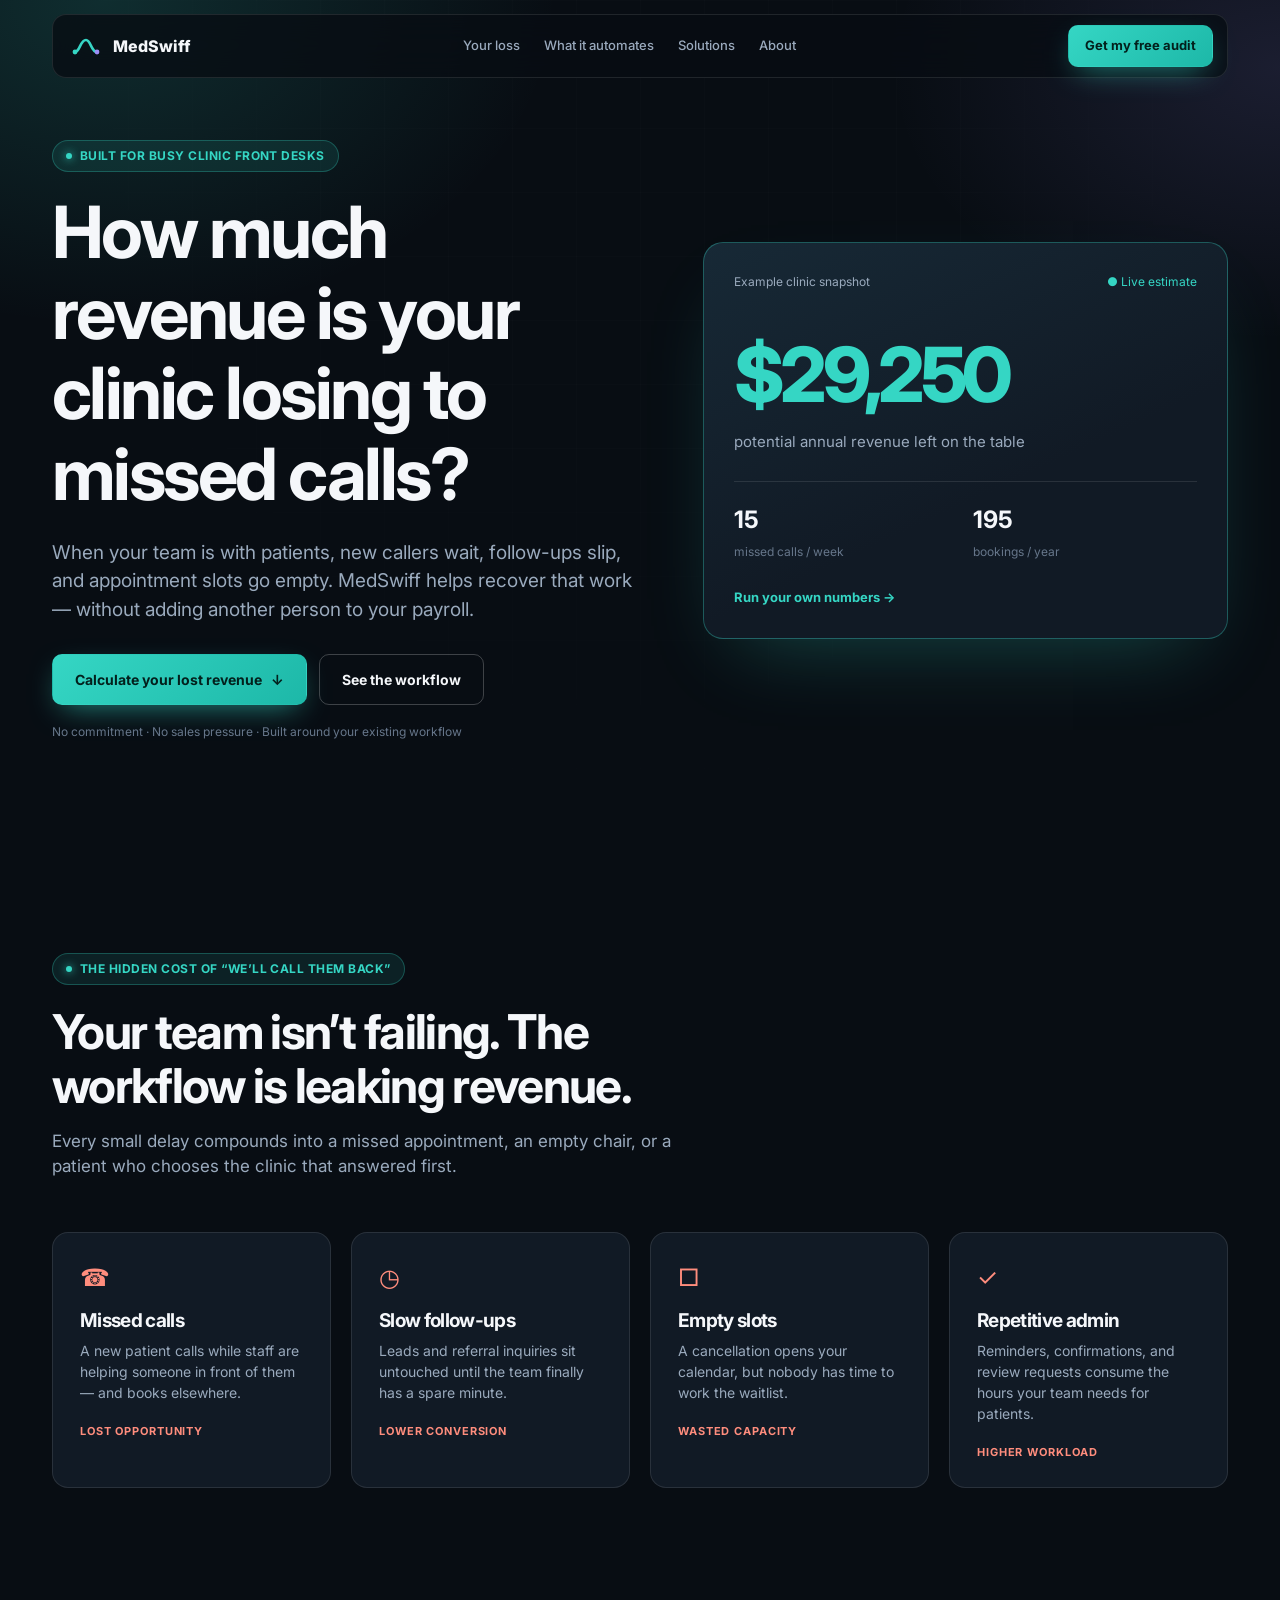
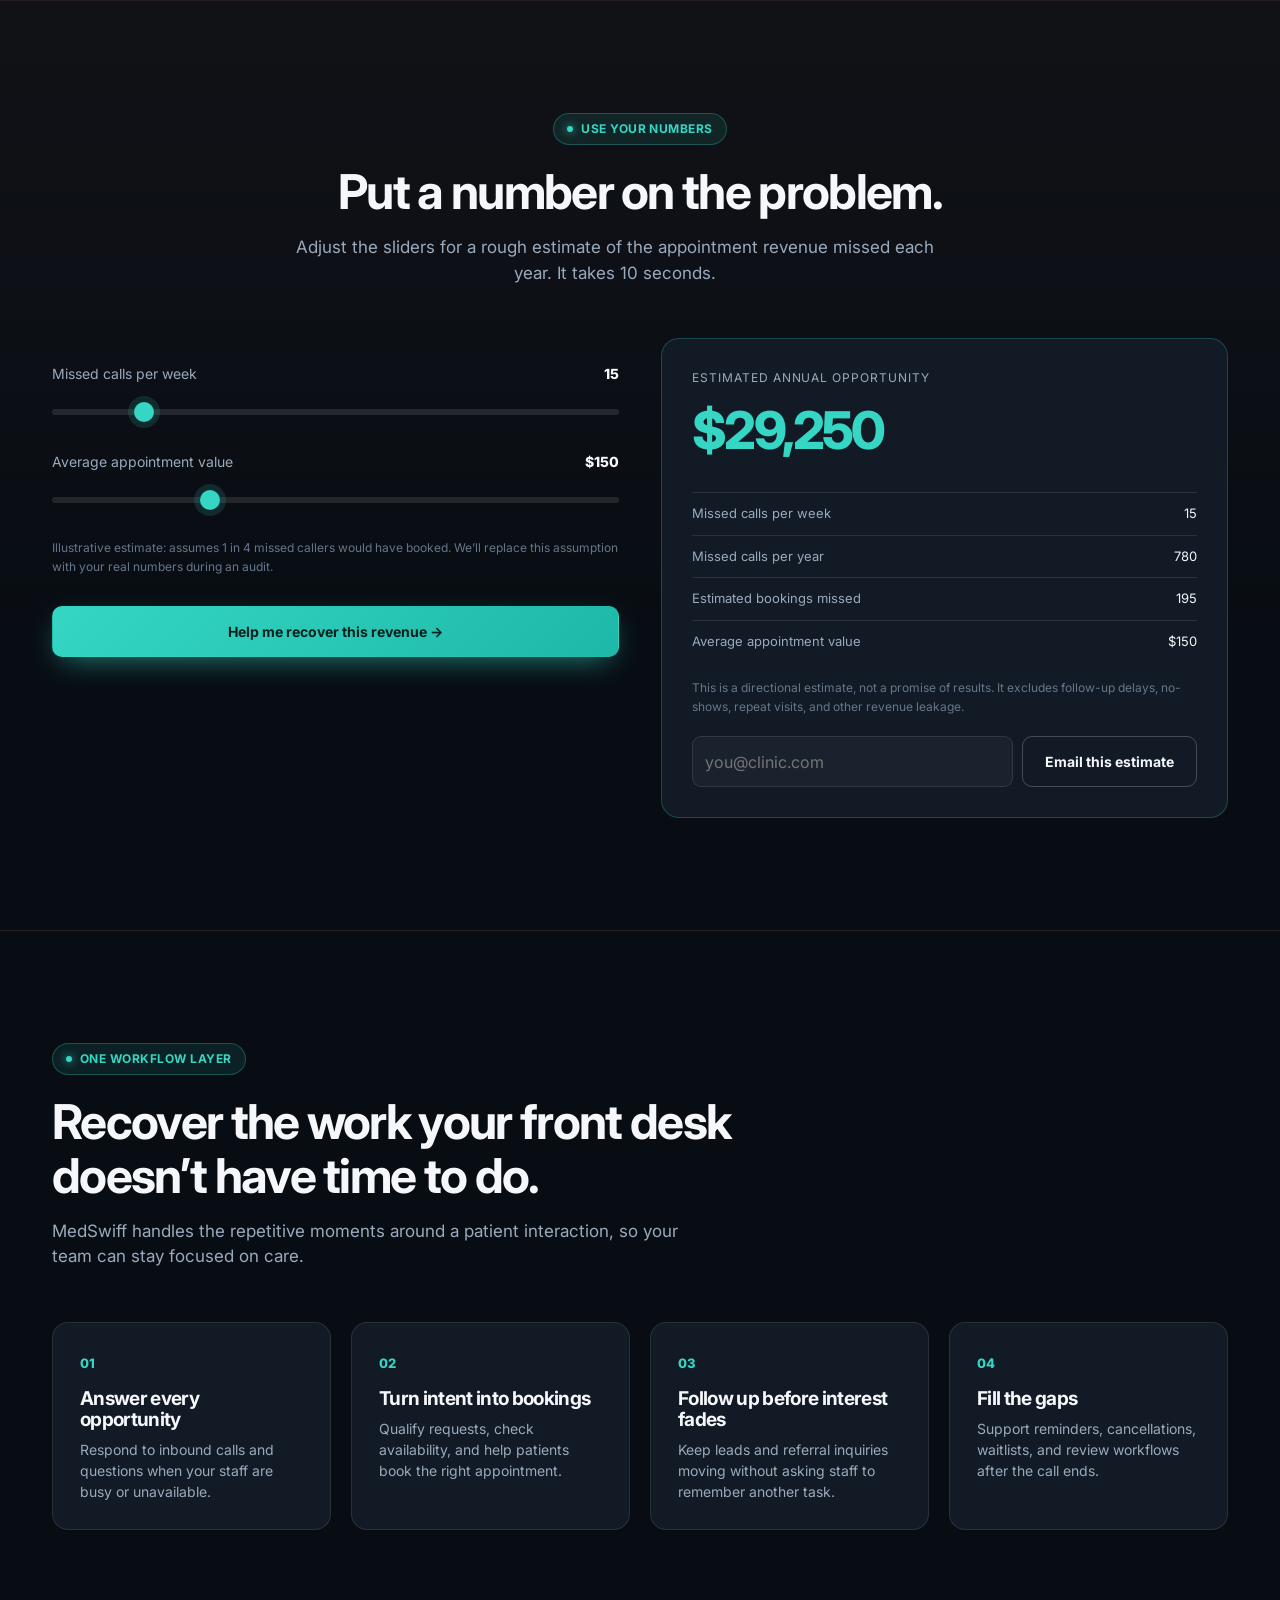
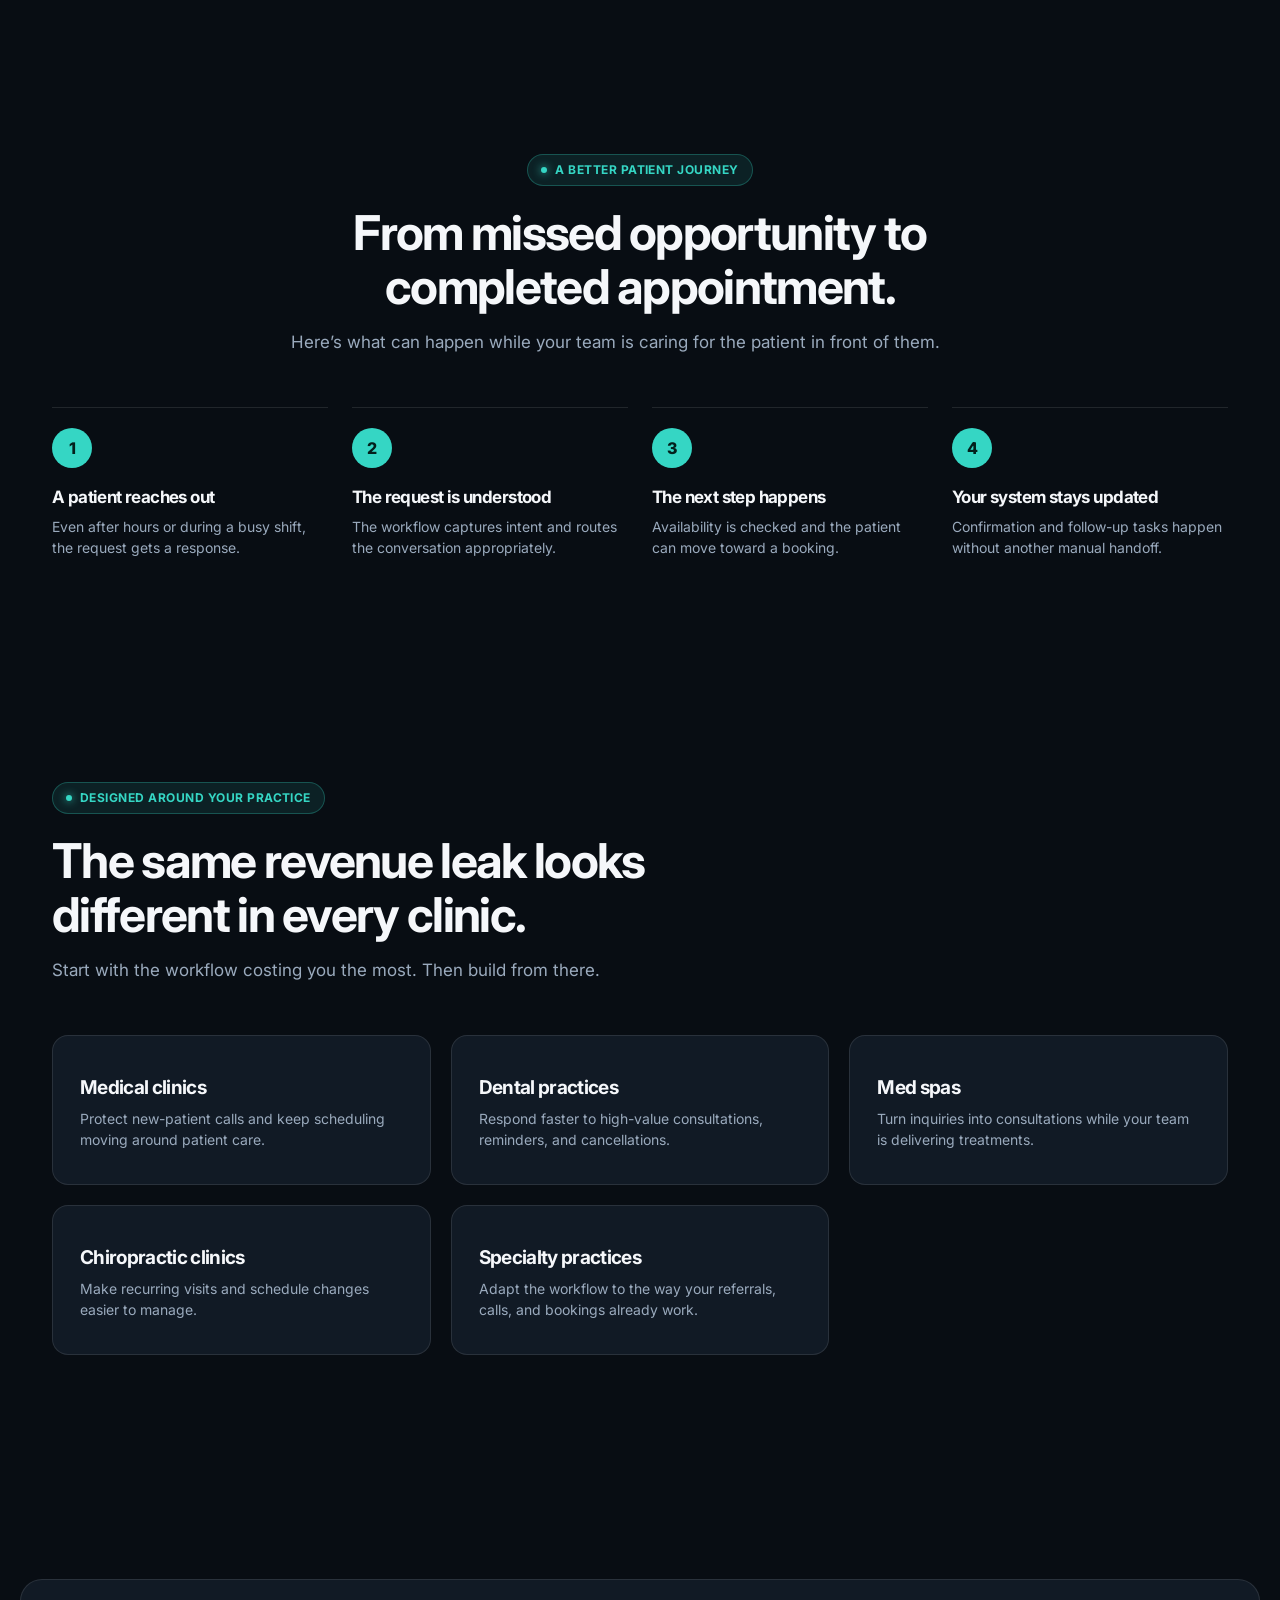
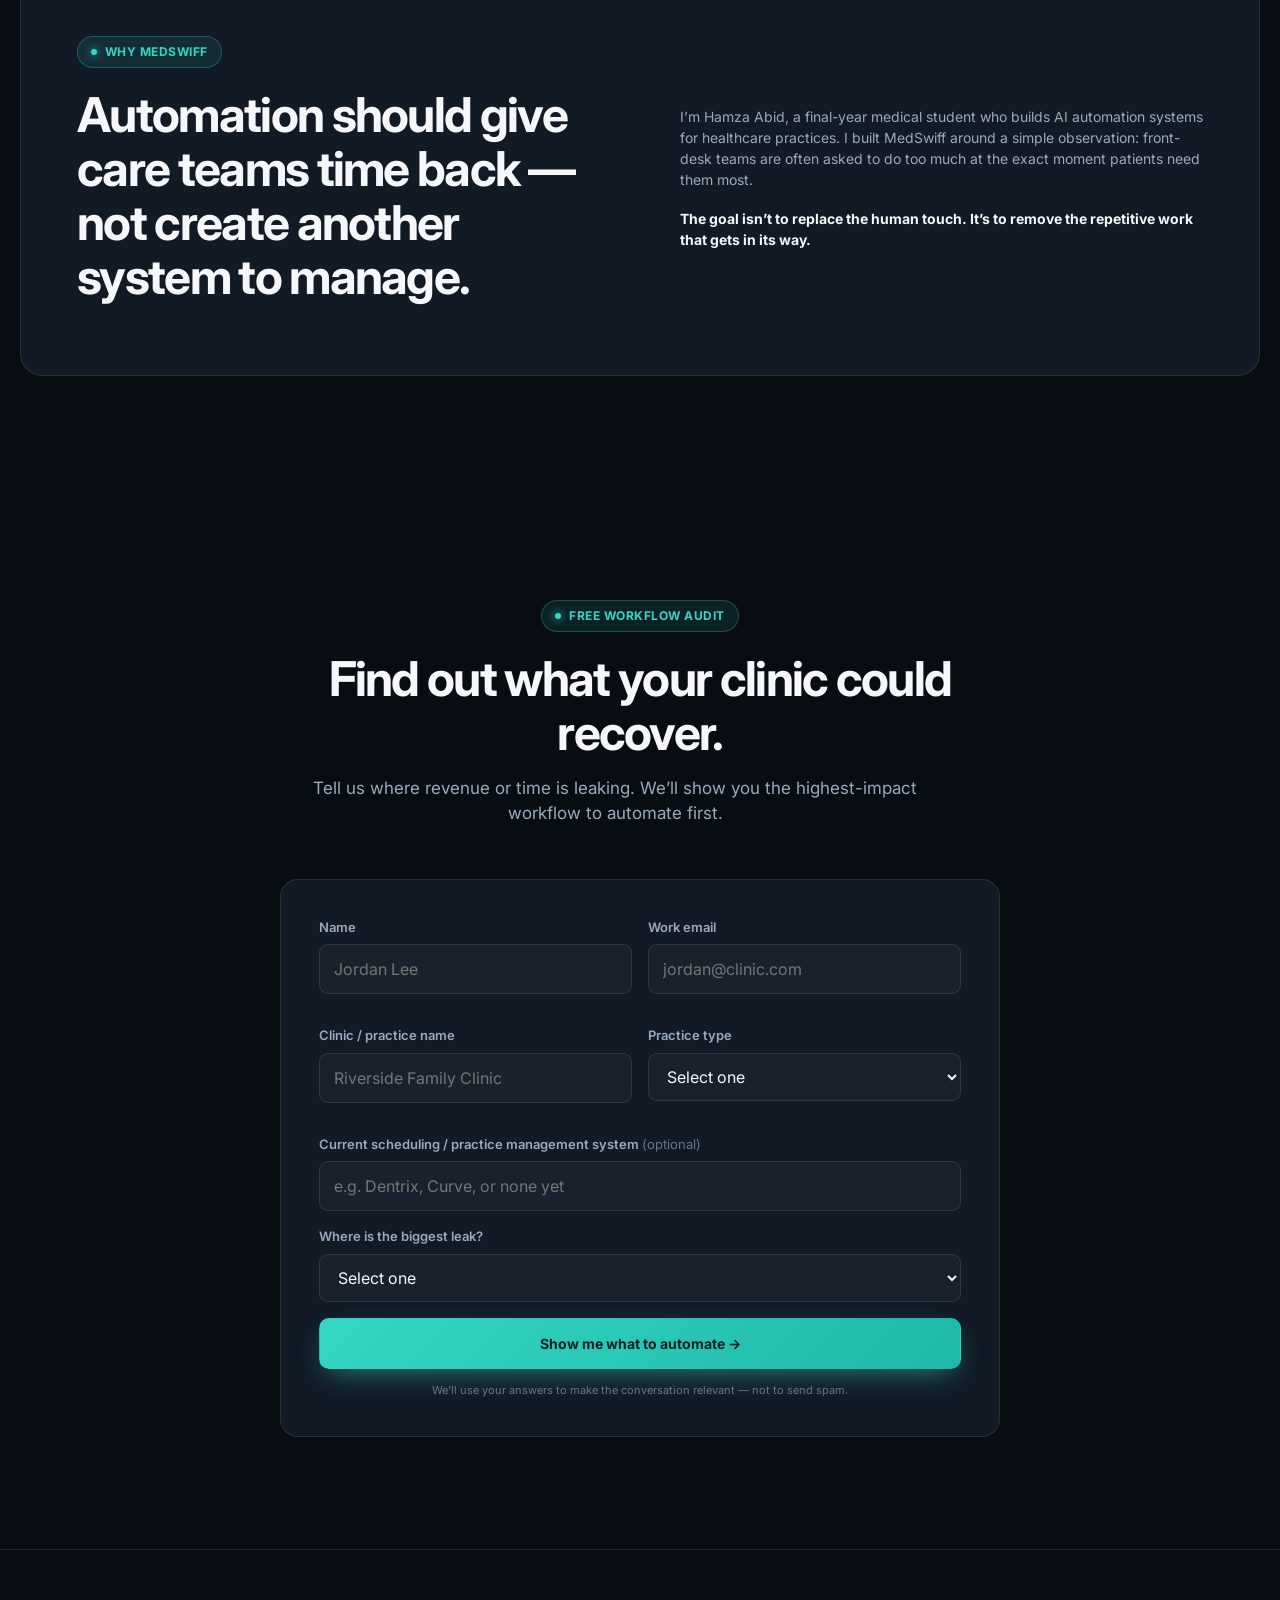
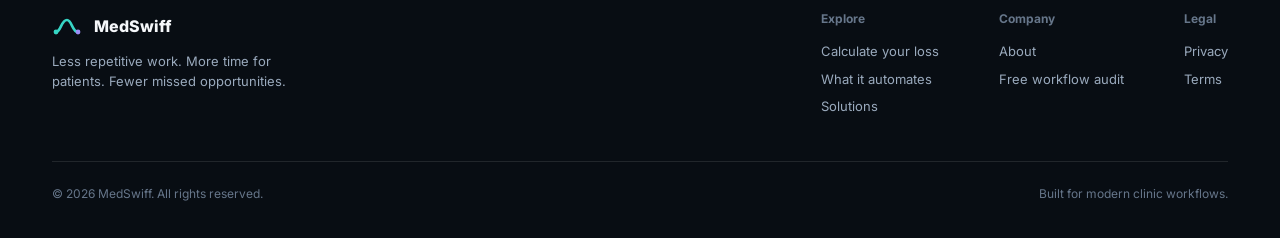
<file: files/index.html>
<!doctype html>
<html lang="en">
<head>
  <meta charset="UTF-8">
  <meta name="viewport" content="width=device-width, initial-scale=1">
  <title>MedSwiff — Recover the appointments your clinic is missing</title>
  <meta name="description" content="See what missed calls and slow follow-ups may be costing your clinic, then discover the workflows MedSwiff can automate.">
  <meta property="og:title" content="Recover the appointments your clinic is missing | MedSwiff">
  <meta property="og:description" content="Turn missed calls, follow-ups, and empty slots into booked appointments with an AI front desk built for clinics.">
  <meta property="og:type" content="website">
  <link rel="preconnect" href="https://fonts.googleapis.com">
  <link rel="preconnect" href="https://fonts.gstatic.com" crossorigin>
  <link href="https://fonts.googleapis.com/css2?family=Inter:wght@400;500;600;700;800&display=swap" rel="stylesheet">
  <link rel="icon" href="data:image/svg+xml,%3Csvg xmlns='http://www.w3.org/2000/svg' viewBox='0 0 32 32'%3E%3Cpath d='M4 22C9 22 9 10 15 10C20 10 20 22 26 22' stroke='%2331D2C1' stroke-width='2.6' fill='none' stroke-linecap='round'/%3E%3Ccircle cx='4' cy='22' r='2.4' fill='%2331D2C1'/%3E%3Ccircle cx='26' cy='22' r='2.4' fill='%238C7CF0'/%3E%3C/svg%3E">
  <link rel="stylesheet" href="styles.css">
</head>
<body>
<header>
  <div class="nav-inner">
    <div class="nav-bar">
      <a href="#top" class="logo" aria-label="MedSwiff home">
        <svg viewBox="0 0 32 32" fill="none" xmlns="http://www.w3.org/2000/svg" aria-hidden="true">
          <defs>
            <linearGradient id="logoGrad" x1="0" y1="0" x2="32" y2="32">
              <stop offset="0%" stop-color="#35d6c4"/>
              <stop offset="100%" stop-color="#9b8df5"/>
            </linearGradient>
          </defs>
          <path d="M4 22C9 22 9 10 15 10C20 10 20 22 26 22" stroke="url(#logoGrad)" stroke-width="2.6" stroke-linecap="round"/>
          <circle cx="4" cy="22" r="2.4" fill="#35d6c4"/>
          <circle cx="26" cy="22" r="2.4" fill="#9b8df5"/>
        </svg>
        MedSwiff
      </a>
      <nav class="nav-links" aria-label="Primary">
        <a href="#estimate">Your loss</a>
        <a href="#solution">What it automates</a>
        <a href="#who-its-for">Solutions</a>
        <a href="#founder">About</a>
      </nav>
      <div class="nav-cta">
        <a href="#demo" class="btn btn-primary nav-button">Get my free audit</a>
        <button class="menu-toggle" id="menuToggle" aria-label="Open menu" aria-expanded="false">☰</button>
      </div>
    </div>
  </div>
  <nav class="mobile-menu" id="mobileMenu" aria-label="Mobile navigation">
    <a href="#estimate">Calculate your loss</a>
    <a href="#solution">What it automates</a>
    <a href="#who-its-for">Solutions</a>
    <a href="#founder">About</a>
    <a href="#demo">Get my free audit</a>
  </nav>
</header>

<main id="top">
  <section class="hero">
    <div class="bg-fade" aria-hidden="true"></div>
    <div class="grid-pattern" aria-hidden="true"></div>
    <div class="container hero-grid">
      <div class="hero-copy">
        <span class="eyebrow"><span class="dot"></span>Built for busy clinic front desks</span>
        <h1>How much revenue is your clinic losing to missed calls?</h1>
        <p class="lede">When your team is with patients, new callers wait, follow-ups slip, and appointment slots go empty. MedSwiff helps recover that work — without adding another person to your payroll.</p>
        <div class="hero-ctas">
          <a href="#estimate" class="btn btn-primary">Calculate your lost revenue <span aria-hidden="true">↓</span></a>
          <a href="#how-it-works" class="btn btn-ghost">See the workflow</a>
        </div>
        <p class="trust-line">No commitment · No sales pressure · Built around your existing workflow</p>
      </div>

      <div class="hero-loss-card" aria-label="Example missed call revenue calculation">
        <div class="loss-card-top">
          <span>Example clinic snapshot</span>
          <span class="live-dot">● Live estimate</span>
        </div>
        <div class="loss-number">$29,250</div>
        <p>potential annual revenue left on the table</p>
        <div class="loss-metrics">
          <div>
            <strong>15</strong>
            <span>missed calls / week</span>
          </div>
          <div>
            <strong>195</strong>
            <span>bookings / year</span>
          </div>
        </div>
        <a href="#estimate" class="text-link">Run your own numbers →</a>
      </div>
    </div>
  </section>

  <section id="problem">
    <div class="container">
      <div class="section-head reveal">
        <span class="eyebrow"><span class="dot"></span>The hidden cost of “we’ll call them back”</span>
        <h2>Your team isn’t failing. The workflow is leaking revenue.</h2>
        <p>Every small delay compounds into a missed appointment, an empty chair, or a patient who chooses the clinic that answered first.</p>
      </div>
      <div class="grid grid-4 reveal">
        <article class="card problem-card">
          <div class="problem-icon">☎</div>
          <h3>Missed calls</h3>
          <p>A new patient calls while staff are helping someone in front of them — and books elsewhere.</p>
          <strong>Lost opportunity</strong>
        </article>
        <article class="card problem-card">
          <div class="problem-icon">◷</div>
          <h3>Slow follow-ups</h3>
          <p>Leads and referral inquiries sit untouched until the team finally has a spare minute.</p>
          <strong>Lower conversion</strong>
        </article>
        <article class="card problem-card">
          <div class="problem-icon">□</div>
          <h3>Empty slots</h3>
          <p>A cancellation opens your calendar, but nobody has time to work the waitlist.</p>
          <strong>Wasted capacity</strong>
        </article>
        <article class="card problem-card">
          <div class="problem-icon">✓</div>
          <h3>Repetitive admin</h3>
          <p>Reminders, confirmations, and review requests consume the hours your team needs for patients.</p>
          <strong>Higher workload</strong>
        </article>
      </div>
    </div>
  </section>

  <section id="estimate" class="estimate-section">
    <div class="container">
      <div class="section-head center reveal">
        <span class="eyebrow"><span class="dot"></span>Use your numbers</span>
        <h2>Put a number on the problem.</h2>
        <p>Adjust the sliders for a rough estimate of the appointment revenue missed each year. It takes 10 seconds.</p>
      </div>
      <div class="calc-wrap reveal">
        <div class="calc-sliders">
          <div class="calc-field">
            <label for="calcCalls">Missed calls per week <span id="calcCallsVal">15</span></label>
            <input type="range" id="calcCalls" min="0" max="100" value="15" step="1">
          </div>
          <div class="calc-field">
            <label for="calcValue">Average appointment value <span id="calcValueVal">$150</span></label>
            <input type="range" id="calcValue" min="20" max="500" value="150" step="10">
          </div>
          <p class="calc-assumption">Illustrative estimate: assumes 1 in 4 missed callers would have booked. We’ll replace this assumption with your real numbers during an audit.</p>
          <a href="#demo" class="btn btn-primary">Help me recover this revenue →</a>
        </div>

        <div class="calc-result-card">
          <div class="calc-result-label">Estimated annual opportunity</div>
          <div class="calc-result-number" id="calcResult">$29,250</div>
          <div class="calc-breakdown-row"><span>Missed calls per week</span><span id="bdCalls">15</span></div>
          <div class="calc-breakdown-row"><span>Missed calls per year</span><span id="bdYear">780</span></div>
          <div class="calc-breakdown-row"><span>Estimated bookings missed</span><span id="bdBookings">195</span></div>
          <div class="calc-breakdown-row"><span>Average appointment value</span><span id="bdValue">$150</span></div>
          <p class="calc-disclaimer">This is a directional estimate, not a promise of results. It excludes follow-up delays, no-shows, repeat visits, and other revenue leakage.</p>
          <form id="calcForm" class="calc-email-form">
            <label class="sr-only" for="calcEmail">Email address</label>
            <input type="email" id="calcEmail" placeholder="you@clinic.com" required>
            <button type="submit" class="btn btn-ghost">Email this estimate</button>
          </form>
          <div class="calc-email-success" id="calcSuccess" role="status">Estimate ready — check your inbox shortly.</div>
        </div>
      </div>
    </div>
  </section>

  <section id="solution">
    <div class="container">
      <div class="section-head reveal">
        <span class="eyebrow"><span class="dot"></span>One workflow layer</span>
        <h2>Recover the work your front desk doesn’t have time to do.</h2>
        <p>MedSwiff handles the repetitive moments around a patient interaction, so your team can stay focused on care.</p>
      </div>
      <div class="grid grid-4 reveal">
        <article class="card solution-card">
          <span class="card-number">01</span>
          <h3>Answer every opportunity</h3>
          <p>Respond to inbound calls and questions when your staff are busy or unavailable.</p>
        </article>
        <article class="card solution-card">
          <span class="card-number">02</span>
          <h3>Turn intent into bookings</h3>
          <p>Qualify requests, check availability, and help patients book the right appointment.</p>
        </article>
        <article class="card solution-card">
          <span class="card-number">03</span>
          <h3>Follow up before interest fades</h3>
          <p>Keep leads and referral inquiries moving without asking staff to remember another task.</p>
        </article>
        <article class="card solution-card">
          <span class="card-number">04</span>
          <h3>Fill the gaps</h3>
          <p>Support reminders, cancellations, waitlists, and review workflows after the call ends.</p>
        </article>
      </div>
    </div>
  </section>

  <section id="how-it-works">
    <div class="container">
      <div class="section-head center reveal">
        <span class="eyebrow"><span class="dot"></span>A better patient journey</span>
        <h2>From missed opportunity to completed appointment.</h2>
        <p>Here’s what can happen while your team is caring for the patient in front of them.</p>
      </div>
      <div class="steps-row reveal">
        <article class="step-item">
          <div class="step-num">1</div>
          <h4>A patient reaches out</h4>
          <p>Even after hours or during a busy shift, the request gets a response.</p>
        </article>
        <article class="step-item">
          <div class="step-num">2</div>
          <h4>The request is understood</h4>
          <p>The workflow captures intent and routes the conversation appropriately.</p>
        </article>
        <article class="step-item">
          <div class="step-num">3</div>
          <h4>The next step happens</h4>
          <p>Availability is checked and the patient can move toward a booking.</p>
        </article>
        <article class="step-item">
          <div class="step-num">4</div>
          <h4>Your system stays updated</h4>
          <p>Confirmation and follow-up tasks happen without another manual handoff.</p>
        </article>
      </div>
    </div>
  </section>

  <section id="who-its-for">
    <div class="container">
      <div class="section-head reveal">
        <span class="eyebrow"><span class="dot"></span>Designed around your practice</span>
        <h2>The same revenue leak looks different in every clinic.</h2>
        <p>Start with the workflow costing you the most. Then build from there.</p>
      </div>
      <div class="grid grid-3 reveal">
        <article class="card audience-card">
          <h3>Medical clinics</h3>
          <p>Protect new-patient calls and keep scheduling moving around patient care.</p>
        </article>
        <article class="card audience-card">
          <h3>Dental practices</h3>
          <p>Respond faster to high-value consultations, reminders, and cancellations.</p>
        </article>
        <article class="card audience-card">
          <h3>Med spas</h3>
          <p>Turn inquiries into consultations while your team is delivering treatments.</p>
        </article>
        <article class="card audience-card">
          <h3>Chiropractic clinics</h3>
          <p>Make recurring visits and schedule changes easier to manage.</p>
        </article>
        <article class="card audience-card">
          <h3>Specialty practices</h3>
          <p>Adapt the workflow to the way your referrals, calls, and bookings already work.</p>
        </article>
      </div>
    </div>
  </section>

  <section id="founder">
    <div class="container founder-panel reveal">
      <div>
        <span class="eyebrow"><span class="dot"></span>Why MedSwiff</span>
        <h2>Automation should give care teams time back — not create another system to manage.</h2>
      </div>
      <div>
        <p>I’m Hamza Abid, a final-year medical student who builds AI automation systems for healthcare practices. I built MedSwiff around a simple observation: front-desk teams are often asked to do too much at the exact moment patients need them most.</p>
        <p class="founder-emphasis">The goal isn’t to replace the human touch. It’s to remove the repetitive work that gets in its way.</p>
      </div>
    </div>
  </section>

  <section id="demo">
    <div class="container">
      <div class="section-head center reveal">
        <span class="eyebrow"><span class="dot"></span>Free workflow audit</span>
        <h2>Find out what your clinic could recover.</h2>
        <p>Tell us where revenue or time is leaking. We’ll show you the highest-impact workflow to automate first.</p>
      </div>

      <div class="form-wrap reveal">
        <form id="demoForm" novalidate>
          <div class="form-row">
            <div class="field" data-field="name">
              <label for="f-name">Name</label>
              <input type="text" id="f-name" name="name" placeholder="Jordan Lee" required>
              <span class="err-msg">Please enter your name.</span>
            </div>
            <div class="field" data-field="email">
              <label for="f-email">Work email</label>
              <input type="email" id="f-email" name="email" placeholder="jordan@clinic.com" required>
              <span class="err-msg">Please enter a valid work email.</span>
            </div>
          </div>

          <div class="form-row">
            <div class="field" data-field="clinic">
              <label for="f-clinic">Clinic / practice name</label>
              <input type="text" id="f-clinic" name="clinic" placeholder="Riverside Family Clinic" required>
              <span class="err-msg">Please enter your clinic name.</span>
            </div>
            <div class="field" data-field="type">
              <label for="f-type">Practice type</label>
              <select id="f-type" name="type" required>
                <option value="" disabled selected>Select one</option>
                <option>Medical Clinic</option>
                <option>Dental</option>
                <option>Med Spa</option>
                <option>Chiropractic</option>
                <option>Other</option>
              </select>
              <span class="err-msg">Please select a practice type.</span>
            </div>
          </div>

          <div class="field full-field">
            <label for="f-system">Current scheduling / practice management system <span>(optional)</span></label>
            <input type="text" id="f-system" name="system" placeholder="e.g. Dentrix, Curve, or none yet">
          </div>

          <div class="field full-field" data-field="bottleneck">
            <label for="f-bottleneck">Where is the biggest leak?</label>
            <select id="f-bottleneck" name="bottleneck" required>
              <option value="" disabled selected>Select one</option>
              <option>Missed calls</option>
              <option>Appointment scheduling</option>
              <option>No-shows</option>
              <option>Follow-ups</option>
              <option>Lead qualification</option>
              <option>Patient communication</option>
              <option>Administrative work</option>
              <option>Other</option>
            </select>
            <span class="err-msg">Please select an option.</span>
          </div>

          <button type="submit" class="btn btn-primary btn-block">Show me what to automate →</button>
          <p class="form-note">We’ll use your answers to make the conversation relevant — not to send spam.</p>
        </form>

        <div class="form-success" id="formSuccess" role="status">
          <div class="check">✓</div>
          <h3>Request received</h3>
          <p>We’ll follow up at the email you provided to schedule your audit.</p>
        </div>
      </div>
    </div>
  </section>
</main>

<footer>
  <div class="container">
    <div class="footer-top">
      <div class="footer-brand">
        <div class="logo">
          <svg viewBox="0 0 32 32" fill="none" xmlns="http://www.w3.org/2000/svg" aria-hidden="true">
            <defs>
              <linearGradient id="logoGradFooter" x1="0" y1="0" x2="32" y2="32">
                <stop offset="0%" stop-color="#35d6c4"/>
                <stop offset="100%" stop-color="#9b8df5"/>
              </linearGradient>
            </defs>
            <path d="M4 22C9 22 9 10 15 10C20 10 20 22 26 22" stroke="url(#logoGradFooter)" stroke-width="2.6" stroke-linecap="round"/>
            <circle cx="4" cy="22" r="2.4" fill="#35d6c4"/>
            <circle cx="26" cy="22" r="2.4" fill="#9b8df5"/>
          </svg>
          MedSwiff
        </div>
        <p>Less repetitive work. More time for patients. Fewer missed opportunities.</p>
      </div>
      <div class="footer-cols">
        <div class="footer-col">
          <h5>Explore</h5>
          <a href="#estimate">Calculate your loss</a>
          <a href="#solution">What it automates</a>
          <a href="#who-its-for">Solutions</a>
        </div>
        <div class="footer-col">
          <h5>Company</h5>
          <a href="#founder">About</a>
          <a href="#demo">Free workflow audit</a>
        </div>
        <div class="footer-col">
          <h5>Legal</h5>
          <a href="#">Privacy</a>
          <a href="#">Terms</a>
        </div>
      </div>
    </div>
    <div class="footer-bottom">
      <span>© <span id="year"></span> MedSwiff. All rights reserved.</span>
      <span>Built for modern clinic workflows.</span>
    </div>
  </div>
</footer>

<script src="script.js"></script>
</body>
</html>
</file>
<file: files/styles.css>
:root{--bg:#080d13;--surface:#111a25;--surface-2:#172331;--border:rgba(255,255,255,.1);--border-strong:rgba(255,255,255,.22);--text:#f5f7fa;--muted:#9aaabd;--dim:#66768a;--teal:#35d6c4;--teal-dark:#1db8a8;--red:#ff8d7d;--red-dim:rgba(255,141,125,.1);--purple:#9b8df5;--maxw:1240px;--font:Inter,-apple-system,BlinkMacSystemFont,"Segoe UI",sans-serif}*{box-sizing:border-box;margin:0;padding:0}html{scroll-behavior:smooth}body{background:var(--bg);color:var(--text);font-family:var(--font);line-height:1.5;-webkit-font-smoothing:antialiased;overflow-x:hidden}a{color:inherit;text-decoration:none}button,input,select{font:inherit}button{cursor:pointer}section{padding:112px 0;position:relative}.container{max-width:var(--maxw);margin:auto;padding:0 32px}.sr-only{position:absolute;width:1px;height:1px;padding:0;margin:-1px;overflow:hidden;clip:rect(0,0,0,0);white-space:nowrap;border:0}h1,h2,h3,h4{line-height:1.12;letter-spacing:-.035em}h1{font-size:clamp(42px,5.8vw,72px);max-width:720px;margin-bottom:24px}h2{font-size:clamp(30px,4vw,48px);margin-bottom:16px}.eyebrow{display:inline-flex;align-items:center;gap:8px;color:var(--teal);background:rgba(53,214,196,.1);border:1px solid rgba(53,214,196,.28);border-radius:99px;padding:6px 13px;font-size:12px;font-weight:700;text-transform:uppercase;letter-spacing:.04em;margin-bottom:20px}.dot{width:6px;height:6px;border-radius:50%;background:var(--teal);box-shadow:0 0 9px var(--teal)}.section-head{max-width:700px;margin-bottom:52px}.section-head.center{text-align:center;margin-left:auto;margin-right:auto}.section-head p,.lede{color:var(--muted);font-size:17px;max-width:650px}.btn{display:inline-flex;align-items:center;justify-content:center;gap:9px;border:1px solid transparent;border-radius:10px;padding:14px 22px;font-weight:700;font-size:14px;transition:.2s ease;white-space:nowrap}.btn-primary{background:linear-gradient(135deg,var(--teal),var(--teal-dark));color:#03201c;box-shadow:0 10px 30px -10px rgba(53,214,196,.65)}.btn-primary:hover{transform:translateY(-2px);box-shadow:0 15px 35px -10px rgba(53,214,196,.8)}.btn-ghost{background:transparent;border-color:var(--border-strong);color:var(--text)}.btn-ghost:hover{background:rgba(255,255,255,.05)}.btn-block{width:100%}:focus-visible{outline:2px solid var(--teal);outline-offset:3px}.grid{display:grid;gap:20px}.grid-4{grid-template-columns:repeat(4,1fr)}.grid-3{grid-template-columns:repeat(3,1fr)}.card{background:var(--surface);border:1px solid var(--border);border-radius:16px;padding:27px;transition:.2s ease}.card:hover{border-color:var(--border-strong);transform:translateY(-3px)}
header{position:fixed;top:0;left:0;right:0;z-index:10;padding:14px 0}.nav-inner{max-width:var(--maxw);padding:0 32px;margin:auto;display:flex;align-items:center;justify-content:space-between}.nav-bar{display:flex;align-items:center;justify-content:space-between;padding:10px 14px 10px 18px;border:1px solid var(--border);border-radius:14px;background:rgba(8,13,19,.8);backdrop-filter:blur(16px);width:100%;gap:16px}.logo{font-size:16px;font-weight:800;display:flex;align-items:center;gap:10px;flex-shrink:0}.logo svg{width:32px;height:32px}.nav-links{display:flex;gap:24px}.nav-links a{font-size:13px;color:var(--muted);font-weight:500}.nav-links a:hover{color:var(--text)}.nav-cta{display:flex;align-items:center;gap:8px;flex-shrink:0}.nav-button{padding:10px 16px;font-size:13px}.menu-toggle{display:none;background:transparent;border:0;color:var(--text);font-size:18px;padding:4px}.mobile-menu{display:none}
.hero{padding:140px 0 100px;min-height:700px}.bg-fade{position:absolute;inset:0;z-index:-1;background:radial-gradient(700px 500px at 8% 0,rgba(53,214,196,.16),transparent 65%),radial-gradient(600px 420px at 100% 8%,rgba(155,141,245,.13),transparent 65%)}.grid-pattern{position:absolute;inset:0;z-index:-2;opacity:.28;background-image:linear-gradient(rgba(255,255,255,.04) 1px,transparent 1px),linear-gradient(90deg,rgba(255,255,255,.04) 1px,transparent 1px);background-size:64px 64px;mask-image:radial-gradient(ellipse at top,black 30%,transparent 75%)}.hero-grid{display:grid;grid-template-columns:1.05fr .95fr;gap:70px;align-items:center}.hero-copy .lede{font-size:19px;margin-bottom:30px}.hero-ctas{display:flex;gap:12px;flex-wrap:wrap}.trust-line{color:var(--dim);font-size:12px;margin-top:18px}.hero-loss-card{background:linear-gradient(155deg,#172936,#111a25 60%);border:1px solid rgba(53,214,196,.34);border-radius:20px;padding:30px;box-shadow:0 35px 80px -35px rgba(53,214,196,.3)}.loss-card-top{display:flex;justify-content:space-between;color:var(--muted);font-size:12px}.live-dot{color:var(--teal)}.loss-number{font-size:clamp(48px,6vw,76px);font-weight:800;color:var(--teal);letter-spacing:-.06em;margin-top:26px}.hero-loss-card>p{color:var(--muted);font-size:15px}.loss-metrics{display:grid;grid-template-columns:1fr 1fr;border-top:1px solid var(--border);margin-top:28px;padding-top:20px;gap:16px}.loss-metrics strong{display:block;font-size:24px}.loss-metrics span{color:var(--dim);font-size:12px}.text-link{display:inline-block;color:var(--teal);font-weight:700;font-size:13px;margin-top:26px}
.problem-card h3,.solution-card h3,.audience-card h3{font-size:19px;margin:14px 0 9px}.problem-card p,.solution-card p,.audience-card p,.step-item p,.founder-panel p{color:var(--muted);font-size:14px}.problem-icon{color:var(--red);font-size:24px}.problem-card strong{display:block;color:var(--red);font-size:11px;text-transform:uppercase;letter-spacing:.08em;margin-top:20px}.estimate-section{background:linear-gradient(180deg,rgba(255,141,125,.035),transparent 70%);border-top:1px solid rgba(255,141,125,.1);border-bottom:1px solid rgba(255,141,125,.1)}.calc-wrap{display:grid;grid-template-columns:1fr 1fr;gap:42px;align-items:start}.calc-sliders{padding:25px 0;display:flex;flex-direction:column;gap:30px}.calc-field label{display:flex;justify-content:space-between;color:var(--muted);font-size:14px;margin-bottom:13px}.calc-field label span{font-weight:800;color:var(--text)}input[type=range]{width:100%;appearance:none;height:6px;border-radius:9px;background:rgba(255,255,255,.1)}input[type=range]::-webkit-slider-thumb{appearance:none;width:20px;height:20px;border-radius:50%;background:var(--teal);box-shadow:0 0 0 6px rgba(53,214,196,.14)}input[type=range]::-moz-range-thumb{width:20px;height:20px;border:0;border-radius:50%;background:var(--teal)}.calc-assumption,.calc-disclaimer{color:var(--dim);font-size:12px;line-height:1.55}.calc-result-card{background:var(--surface);border:1px solid rgba(53,214,196,.25);border-radius:18px;padding:30px}.calc-result-label{color:var(--muted);font-size:12px;text-transform:uppercase;letter-spacing:.08em}.calc-result-number{color:var(--teal);font-size:52px;font-weight:800;letter-spacing:-.05em;margin:5px 0 22px}.calc-breakdown-row{display:flex;justify-content:space-between;border-top:1px solid var(--border);padding:11px 0;font-size:13px}.calc-breakdown-row span:first-child{color:var(--muted)}.calc-disclaimer{margin-top:17px}.calc-email-form{display:flex;gap:9px;margin-top:20px}.calc-email-form input{min-width:0;flex:1;background:rgba(255,255,255,.04);border:1px solid var(--border);border-radius:9px;padding:12px;color:var(--text)}.calc-email-success{display:none;color:var(--teal);font-size:13px;margin-top:13px}.calc-email-success.show{display:block}.card-number{color:var(--teal);font-weight:800;font-size:13px}.steps-row{display:grid;grid-template-columns:repeat(4,1fr);gap:24px}.step-item{border-top:1px solid var(--border);padding-top:20px}.step-num{width:40px;height:40px;border-radius:50%;background:var(--teal);color:#03201c;display:flex;align-items:center;justify-content:center;font-weight:800;margin-bottom:20px}.step-item h4{font-size:17px;margin-bottom:9px}.audience-card{min-height:150px}.founder-panel{display:grid;grid-template-columns:1fr 1fr;gap:80px;align-items:center;background:var(--surface);border:1px solid var(--border);border-radius:22px;padding:56px}.founder-panel p+p{margin-top:18px}.founder-emphasis{color:var(--text)!important;font-weight:700}.form-wrap{max-width:720px;margin:auto;background:var(--surface);border:1px solid var(--border);border-radius:18px;padding:38px}.form-row{display:grid;grid-template-columns:1fr 1fr;gap:16px;margin-bottom:16px}.field{display:flex;flex-direction:column;gap:7px;margin-bottom:16px}.field label{color:var(--muted);font-size:13px;font-weight:600}.field label span{color:var(--dim);font-weight:400}.field input,.field select{width:100%;background:rgba(255,255,255,.035);border:1px solid var(--border);border-radius:9px;padding:12px 14px;color:var(--text)}.field select{color-scheme:dark}.field.error input,.field.error select{border-color:var(--red)}.err-msg{display:none;color:var(--red);font-size:12px}.field.error .err-msg{display:block}.form-note{text-align:center;color:var(--dim);font-size:11px;margin-top:13px}.form-success{display:none;text-align:center;padding:25px}.form-success.show{display:block}.check{width:50px;height:50px;border-radius:50%;background:rgba(53,214,196,.13);color:var(--teal);display:flex;align-items:center;justify-content:center;font-size:25px;margin:0 auto 16px}.form-success p{color:var(--muted);margin-top:8px}footer{border-top:1px solid var(--border);padding:60px 0 35px}.footer-top{display:flex;justify-content:space-between;gap:40px;flex-wrap:wrap;margin-bottom:40px}.footer-brand p{color:var(--muted);font-size:13px;max-width:260px;margin-top:10px}.footer-cols{display:flex;gap:60px;flex-wrap:wrap}.footer-col h5{color:var(--dim);font-size:12px;margin-bottom:10px}.footer-col a{display:block;color:var(--muted);font-size:13px;padding:4px 0}.footer-bottom{border-top:1px solid var(--border);padding-top:23px;display:flex;justify-content:space-between;gap:14px;flex-wrap:wrap;color:var(--dim);font-size:12px}.reveal{opacity:0;transform:translateY(16px);transition:.6s ease}.reveal.in{opacity:1;transform:none}@media(max-width:980px){.hero-grid,.calc-wrap,.founder-panel{grid-template-columns:1fr}.hero{padding-top:130px}.grid-4{grid-template-columns:1fr 1fr}.steps-row{grid-template-columns:1fr 1fr}.founder-panel{gap:30px}}@media(max-width:700px){section{padding:78px 0}.container,.nav-inner{padding-left:20px;padding-right:20px}.nav-links,.nav-cta .nav-button{display:none}.menu-toggle{display:block}.mobile-menu{position:fixed;top:68px;left:20px;right:20px;background:var(--surface);border:1px solid var(--border);border-radius:13px;padding:9px;flex-direction:column}.mobile-menu.open{display:flex}.mobile-menu a{padding:13px;color:var(--muted);font-size:14px}.mobile-menu a:hover{background:rgba(255,255,255,.05);border-radius:8px}.grid-4,.grid-3,.steps-row,.form-row{grid-template-columns:1fr}.hero{min-height:auto;padding-top:120px}.hero-loss-card{padding:23px}.calc-email-form{flex-direction:column}.calc-email-form button{width:100%}.founder-panel,.form-wrap{padding:27px}.footer-cols{gap:30px}.logo svg{width:24px;height:24px}.logo{font-size:14px}}@media(prefers-reduced-motion:reduce){*{scroll-behavior:auto!important;animation:none!important;transition:none!important}}
</file>
